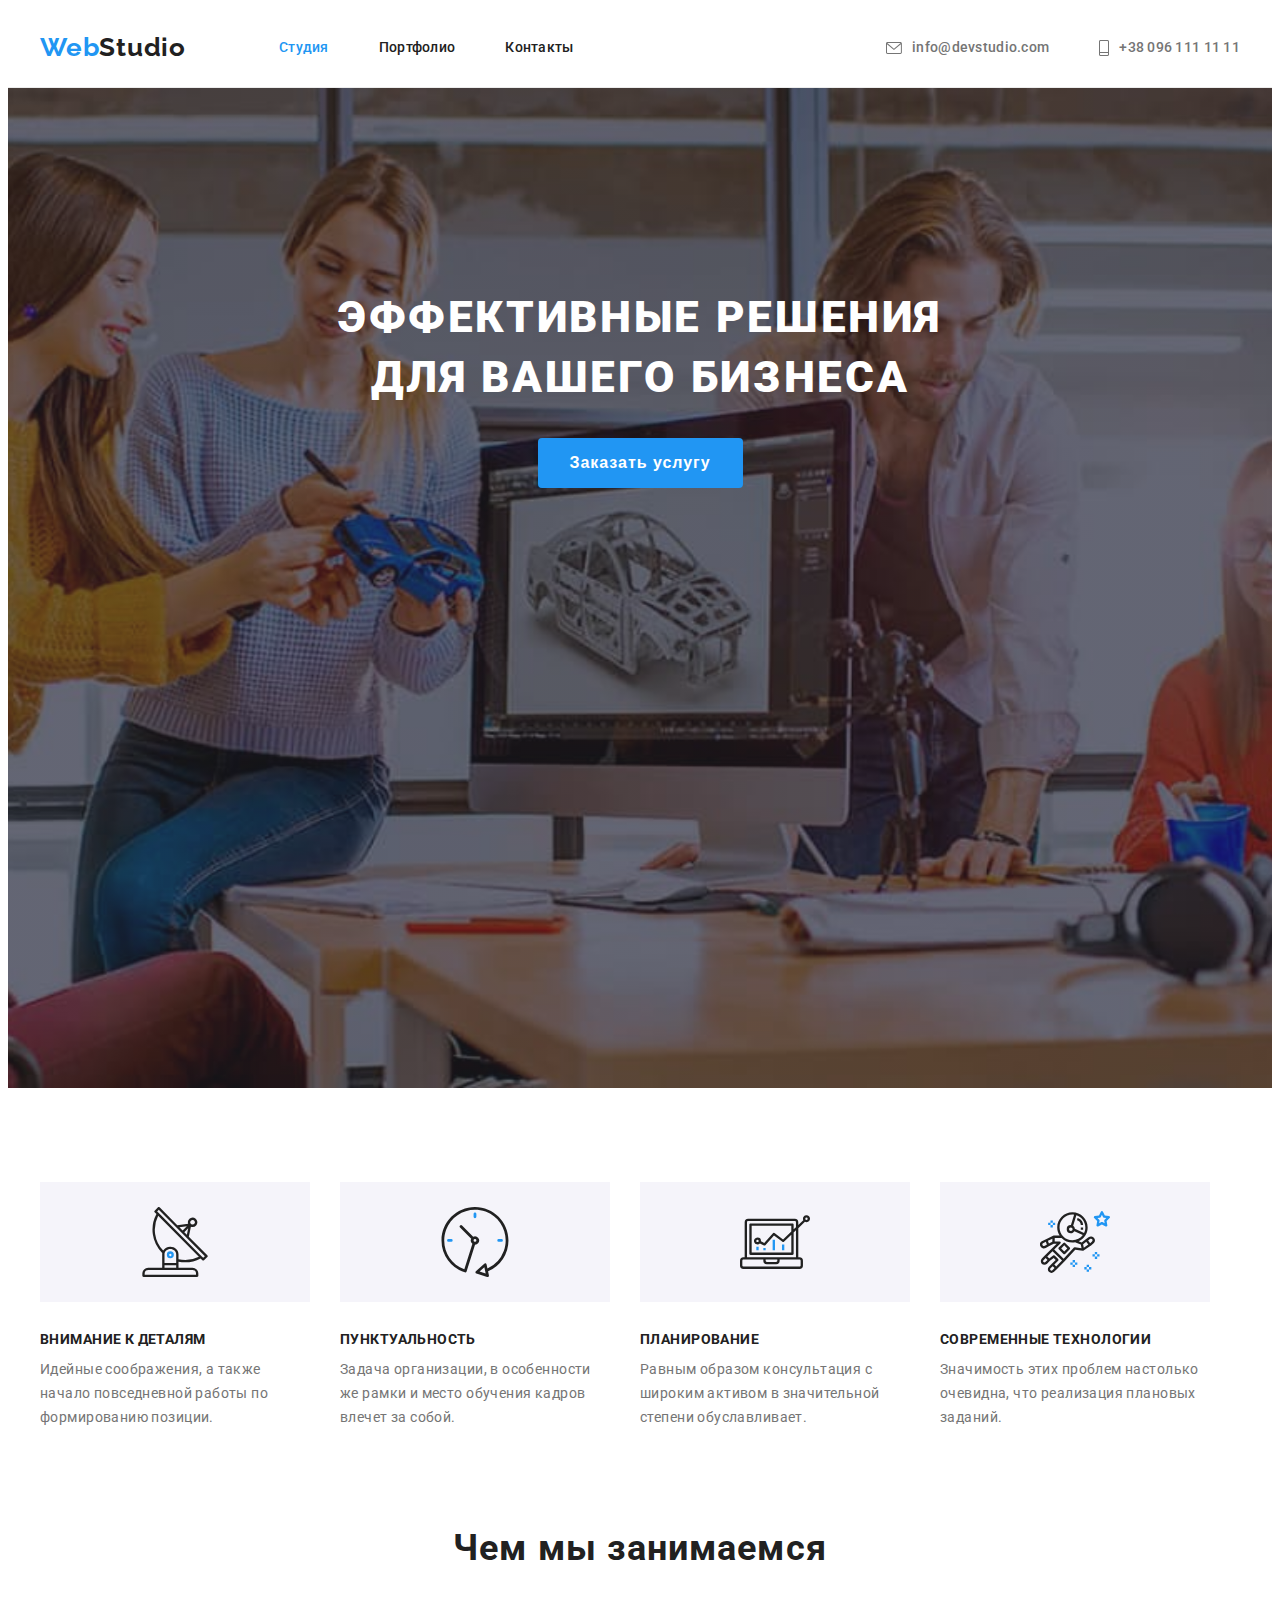
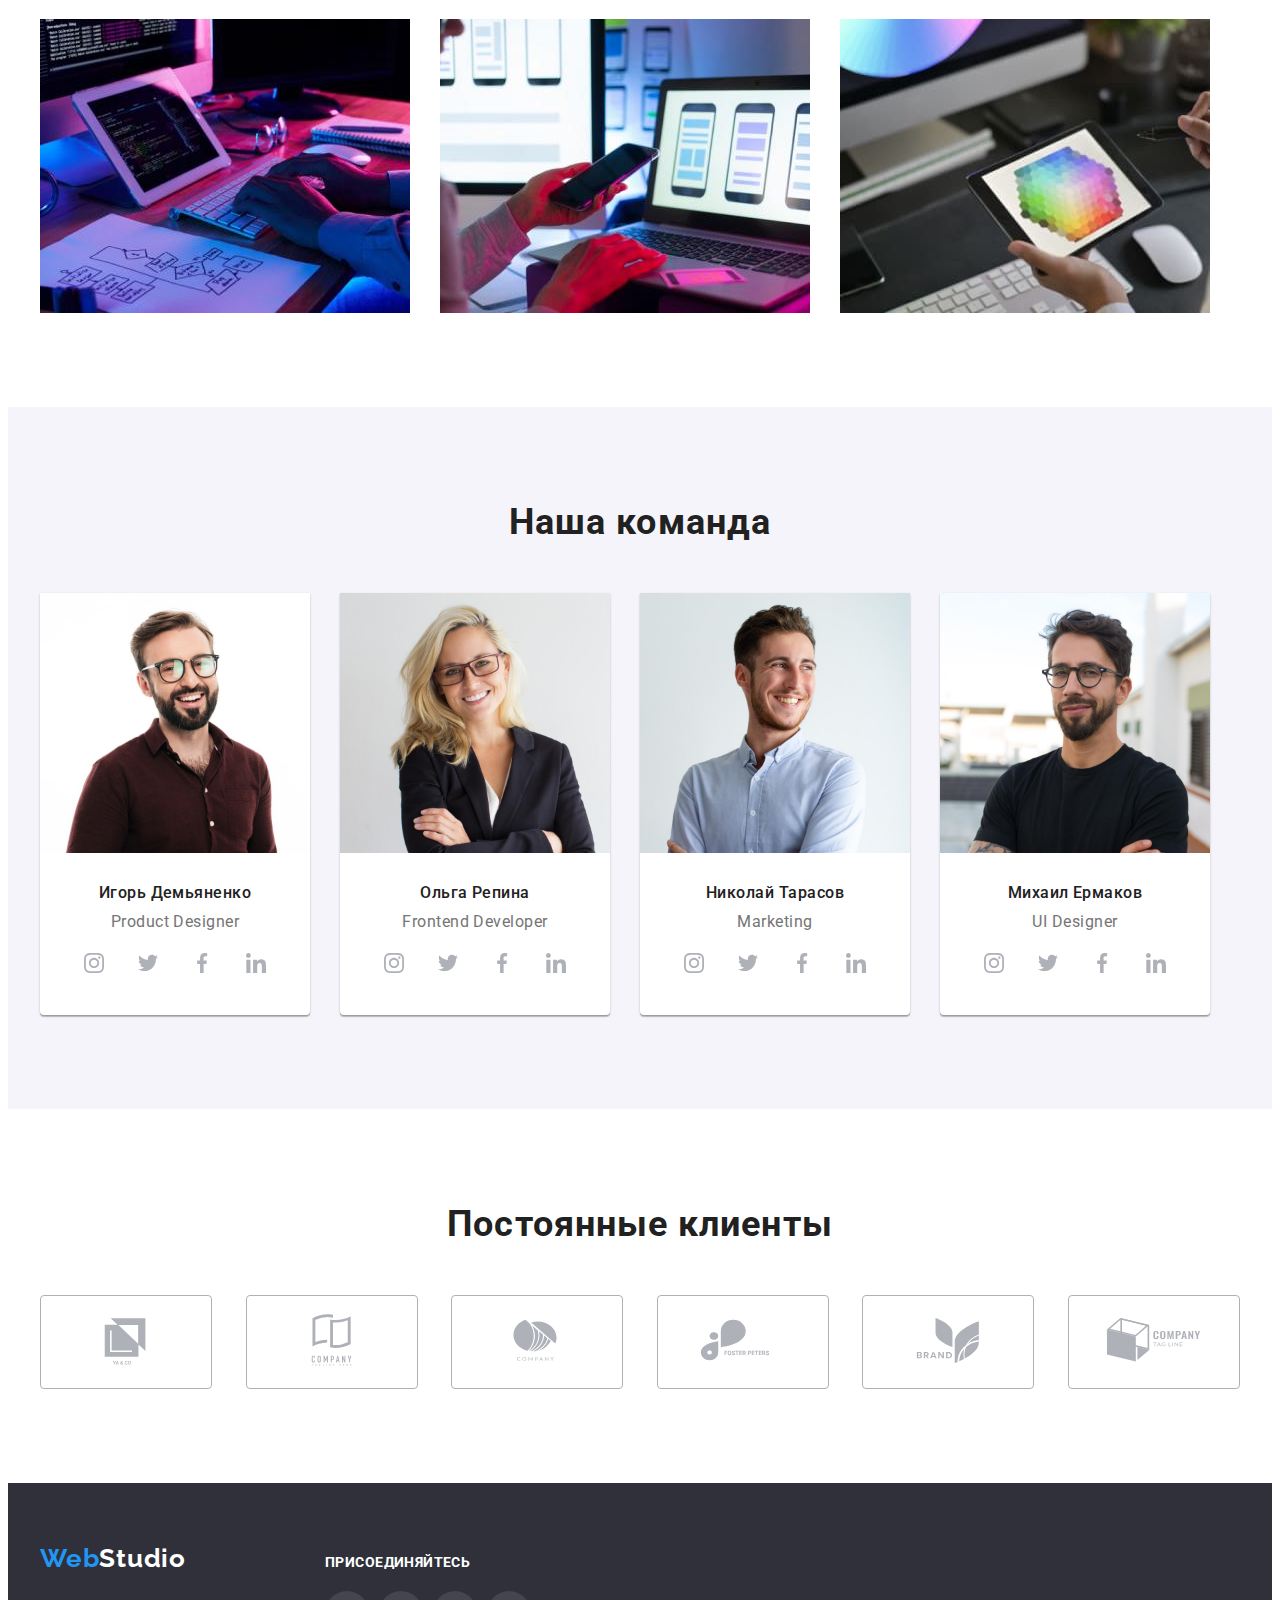
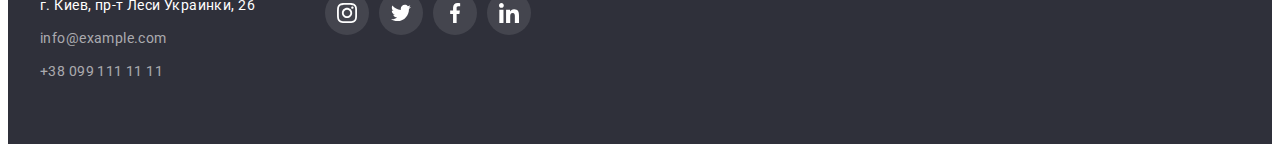
<file: index.html>
<!DOCTYPE html>
<html lang="ru">
<head>
    <meta charset="UTF-8">
    <meta http-equiv="X-UA-Compatible" content="IE=edge">
    <meta name="viewport" content="width=device-width, initial-scale=1.0">
    <title>WebStudio</title>
    <link rel="preconnect" href="https://fonts.googleapis.com">
    <link rel="preconnect" href="https://fonts.gstatic.com" crossorigin>
    <link href="https://fonts.googleapis.com/css2?family=Raleway:wght@700&family=Roboto:wght@400;500;700;900&display=swap"
        rel="stylesheet">
    <link rel="stylesheet" href="https://cdnjs.cloudflare.com/ajax/libs/modern-normalize/1.1.0/modern-normalize.min.css"
        integrity="sha512-wpPYUAdjBVSE4KJnH1VR1HeZfpl1ub8YT/NKx4PuQ5NmX2tKuGu6U/JRp5y+Y8XG2tV+wKQpNHVUX03MfMFn9Q=="
        crossorigin="anonymous" referrerpolicy="no-referrer" />
    <link rel="stylesheet" href="./css/styles.css" />
</head>
<body>
    <header>
        <div class="container">
        <div class="header">
        <nav class="navigation">
        <a class="logo-link-header" href=""><span class="web">Web</span>Studio</a>
        <ul class="nav-list list">
            <li class="nav-list-item">
                <a class="nav-list-link current link" href="./index.html">Cтудия</a>
            </li>
            <li class="nav-list-item">
                <a class="nav-list-link link" href="./parfolio.html">Портфолио</a>
            </li>
            <li class="nav-list-item">
                <a class="nav-list-link link" href="">Контакты</a>
            </li>
        </ul>
        </nav>
        <ul class="contact-information list">
            <li class="contact-information-item">
                <a class="contact-mail-header link" href="mailto:info@devstudio.com">
                    <svg class="mail-icon" width="16" height="12">
                    <use href="./images/symbol-defs.svg#icon-email"></use>
                    </svg>info@devstudio.com
                </a>
            </li>
            <li class="contact-information-item">
                <a class="contact-number-header link" href="tel:+380961111111">
                    <svg class="tel-icon" width="10" height="16">
                    <use href="./images/symbol-defs.svg#icon-tel"></use>
                    </svg>+38 096 111 11 11
                </a>
            </li>
        </ul>
        </div>
        </div>
    </header>
<main>
    <section class="hero">
        <div class="container hero-title">
        <h1 class="main-title">Эффективные решения для вашего бизнеса</h1>
        <button type="button" class="hero-btn">Заказать услугу</button>
        </div>
    </section>
    <section class="hero-benefits section">
    <div class="container">
        <h2 class="visually-hidden">Наши преимущества</h2>
        <ul class="benefits-list list">
            <li class="benefits-item antena">
                <h3 class="benefits">Внимание к деталям</h3>
                 <p class="description-benefits">Идейные соображения, а также начало повседневной работы по формированию позиции.</p>
            </li>
            <li class="benefits-item clock">
                <h3 class="benefits">Пунктуальность</h3>
                <p class="description-benefits">Задача организации, в особенности же рамки и место обучения кадров влечет за собой.</p>
            </li>
            <li class="benefits-item diagram">
                <h3 class="benefits">Планирование</h3>
                <p class="description-benefits">Равным образом консультация с широким активом в значительной степени обуславливает.</p>
            </li>
            <li class="benefits-item astronaut">
                <h3 class="benefits">Современные технологии</h3>
                <p class="description-benefits">Значимость этих проблем настолько очевидна, что реализация плановых заданий.</p>
            </li>
        </ul>
    </div>
    </section>
    <section class="direction-activity section">
    <div class="container">
        <h2 class="direction-activity-header">Чем мы занимаемся</h2>
        <ul class="direction-activity-list"> 
            <li class="direction-activity-item list">
                <img src="./images/verstka.jpg" alt="Верстка" width="370" height="294">
            </li>
            <li class="direction-activity-item list">
                <img src="./images/adaptaciya.jpg" alt="Адаптация приложеня под гаджет" width="370" height="294">
            </li>
            <li class="direction-activity-item list">
                <img src="./images/palitra.jpg" alt="Палитра" width="370" height="294">
            </li>
        </ul>
    </div>
    </section>
    <section class="team section">
    <div class="container">
        <h2 class="team-header">Наша команда</h2>
        <ul class="team-list">
            <li class="team-list-item list">
                <img src="./images/igor-demjanenko.jpg" alt="Игорь Демьяненко" width="270" height="260">
                <div class="team-member-information">
                    <h3 class="team-member">Игорь Демьяненко</h3>
                    <p lang="en" class="team-position">Product Designer</p>
                    <ul class="social-link">
                        <li>
                            <a class="social-link-item" href="">
                                <svg class="links" width="20" height="20">
                                    <use href="./images/symbol-defs.svg#icon-instagram"></use>
                                </svg>
                            </a>
                        </li>
                        <li>
                            <a class="social-link-item" href="">
                                <svg class="links" width="20" height="20">
                                    <use href="./images/symbol-defs.svg#icon-twitter"></use>
                                </svg>
                            </a>
                        </li>
                        <li>
                            <a class="social-link-item" href="">
                                <svg class="links" width="20" height="20">
                                    <use href="./images/symbol-defs.svg#icon-facebook"></use>
                                </svg>
                            </a>
                        </li>
                        <li>
                            <a class="social-link-item" href="">
                                <svg class="links" width="20" height="20">
                                    <use href="./images/symbol-defs.svg#icon-linkedin"></use>
                                </svg>
                            </a>
                        </li>
                    </ul>    
                </div>
            <li class="team-list-item list">
                <img src="./images/olha-repina.jpg" alt="Ольга Репина" width="270" height="260">
                <div class="team-member-information">
                    <h3 class="team-member">Ольга Репина</h3>
                    <p lang="en" class="team-position">Frontend Developer</p>
                    <ul class="social-link">
                        <li>
                            <a class="social-link-item" href="">
                                <svg class="links" width="20" height="20">
                                    <use href="./images/symbol-defs.svg#icon-instagram"></use>
                                </svg>
                            </a>
                        </li>
                        <li>
                            <a class="social-link-item" href="">
                                <svg class="links" width="20" height="20">
                                    <use href="./images/symbol-defs.svg#icon-twitter"></use>
                                </svg>
                            </a>
                        </li>
                        <li>
                            <a class="social-link-item" href="">
                                <svg class="links" width="20" height="20">
                                    <use href="./images/symbol-defs.svg#icon-facebook"></use>
                                </svg>
                            </a>
                        </li>
                        <li>
                            <a class="social-link-item" href="">
                                <svg class="links" width="20" height="20">
                                    <use href="./images/symbol-defs.svg#icon-linkedin"></use>
                                </svg>
                            </a>
                        </li>
                    </ul>
                </div>
            </li>
            <li class="team-list-item list">
                <img src="./images/nikolai-tarasov.jpg" alt="Николай Тарасов" width="270" height="260">
                <div class="team-member-information">
                    <h3 class="team-member">Николай Тарасов</h3>
                    <p lang="en" class="team-position">Marketing</p>
                    <ul class="social-link">
                        <li>
                            <a class="social-link-item" href="">
                                <svg class="links" width="20" height="20">
                                    <use href="./images/symbol-defs.svg#icon-instagram"></use>
                                </svg>
                            </a>
                        </li>
                        <li>
                            <a class="social-link-item" href="">
                                <svg class="links" width="20" height="20">
                                    <use href="./images/symbol-defs.svg#icon-twitter"></use>
                                </svg>
                            </a>
                        </li>
                        <li>
                            <a class="social-link-item" href="">
                                <svg class="links" width="20" height="20">
                                    <use href="./images/symbol-defs.svg#icon-facebook"></use>
                                </svg>
                            </a>
                        </li>
                        <li>
                            <a class="social-link-item" href="">
                                <svg class="links" width="20" height="20">
                                    <use href="./images/symbol-defs.svg#icon-linkedin"></use>
                                </svg>
                            </a>
                        </li>
                    </ul>
                </div>
            </li>
            <li class="team-list-item list">
                <img src="./images/mikhail-ermakov.jpg" alt="Михаил Ермаков" width="270" height="260">
                <div class="team-member-information">
                    <h3 class="team-member">Михаил Ермаков</h3>
                    <p lang="en" class="team-position">UI Designer</p>
                    <ul class="social-link">
                        <li>
                            <a class="social-link-item" href="">
                                <svg class="links" width="20" height="20">
                                    <use href="./images/symbol-defs.svg#icon-instagram"></use>
                                </svg>
                            </a>
                        </li>
                        <li>
                            <a class="social-link-item" href="">
                                <svg class="links" width="20" height="20">
                                    <use href="./images/symbol-defs.svg#icon-twitter"></use>
                                </svg>
                            </a>
                        </li>
                        <li>
                            <a class="social-link-item" href="">
                                <svg class="links" width="20" height="20">
                                    <use href="./images/symbol-defs.svg#icon-facebook"></use>
                                </svg>
                            </a>
                        </li>
                        <li>
                            <a class="social-link-item" href="">
                                <svg class="links" width="20" height="20">
                                    <use href="./images/symbol-defs.svg#icon-linkedin"></use>
                                </svg>
                            </a>
                        </li>
                    </ul>
                </div>
            </li>
        </ul>
    </div>
    </section>
    <section class="clients section">
    <div class="container">
        <h2 class="clients-header">Постоянные клиенты</h2>
        <ul class="clients-list">
            <li class="clients-list-item list">
                <a href="">
                <svg class="client-logo" width="106" height="60">
                    <use href="./images/symbol-defs.svg#icon-yaco"></use>
                </svg>
                </a>
            </li>
            <li class="clients-list-item list">
                <a href="">
                <svg class="client-logo" width="106" height="60">
                    <use href="./images/symbol-defs.svg#icon-company"></use>
                </svg>
                </a>
            </li>
            <li class="clients-list-item list">
                <a href="" >
                <svg class="client-logo" width="106" height="60">
                    <use href="./images/symbol-defs.svg#icon-company2"></use>
                </svg>
                </a>
            </li>
            <li class="clients-list-item list">
                <a href="">
                <svg class="client-logo" width="106" height="60">
                    <use href="./images/symbol-defs.svg#icon-foster-peters"></use>
                </svg>
                </a>
            </li>
            <li class="clients-list-item list">
                <a href="">
                <svg class="client-logo" width="106" height="60">
                    <use href="./images/symbol-defs.svg#icon-brand"></use>
                </svg>
                </a>
            </li>
            <li class="clients-list-item list">
                <a href="">
                <svg class="client-logo" width="106" height="60">
                    <use href="./images/symbol-defs.svg#icon-tag-line"></use>
                </svg>
                </a>
            </li>
        </ul>
    </div>
    </section>
</main>
<footer class="footer">
        <div class="container">
            <div class="footer-container">
                <div class="footer-contacts">
                     <a class= "logo-link-footer" href=""><span class="web">Web</span>Studio</a>
                    <address>
                        <ul class="address-list list"> 
                            <li class="address-list-item">
                                <a 
                                class="point-map link"
                                href="https://goo.gl/maps/nuu3AL4f5tX6AC7Y9"
                                target="_blank" 
                                rel="noopener noreferrer">г. Киев, пр-т Леси Украинки, 26
                                </a>
                            </li>
                            <li class="address-list-item">
                                <a class="contact-mail-footer link" href="mailto:info@example.com">info@example.com</a>
                            </li>
                            <li class="address-list-item">
                                <a class="contact-number-footer link" href="tel:+380991111111">+38 099 111 11 11</a>
                            </li>
                        </ul>
                    </address>
                </div>
                    <div class="footer-social-links">
                        <p class="footer-inscription">Присоединяйтесь</p>
                        <ul class="footer-social-link">
                            <li class="footer-social-link-item list">
                                <a class="wrapper-footer-links" href="">
                                    <svg class="footer-links" width="20" height="20">
                                        <use href="./images/symbol-defs.svg#icon-instagram"></use>
                                    </svg>
                                </a>
                            </li>
                            <li class="footer-social-link-item list">
                                <a class="wrapper-footer-links" href="">
                                    <svg class="footer-links" width="20" height="20">
                                        <use href="./images/symbol-defs.svg#icon-twitter"></use>
                                    </svg>
                                </a>
                            </li>
                            <li class="footer-social-link-item list">
                                <a class="wrapper-footer-links" href="">
                                    <svg class="footer-links" width="20" height="20">
                                        <use href="./images/symbol-defs.svg#icon-facebook"></use>
                                    </svg>
                                </a>
                            </li>
                            <li class="footer-social-link-item list">
                                <a class="wrapper-footer-links" href="">
                                    <svg class="footer-links" width="20" height="20">
                                        <use href="./images/symbol-defs.svg#icon-linkedin"></use>
                                    </svg>
                                </a>
                            </li>
                        </ul>
                    </div>
            </div>
        </div>
    </footer>
    </body>
    </html>
</file>
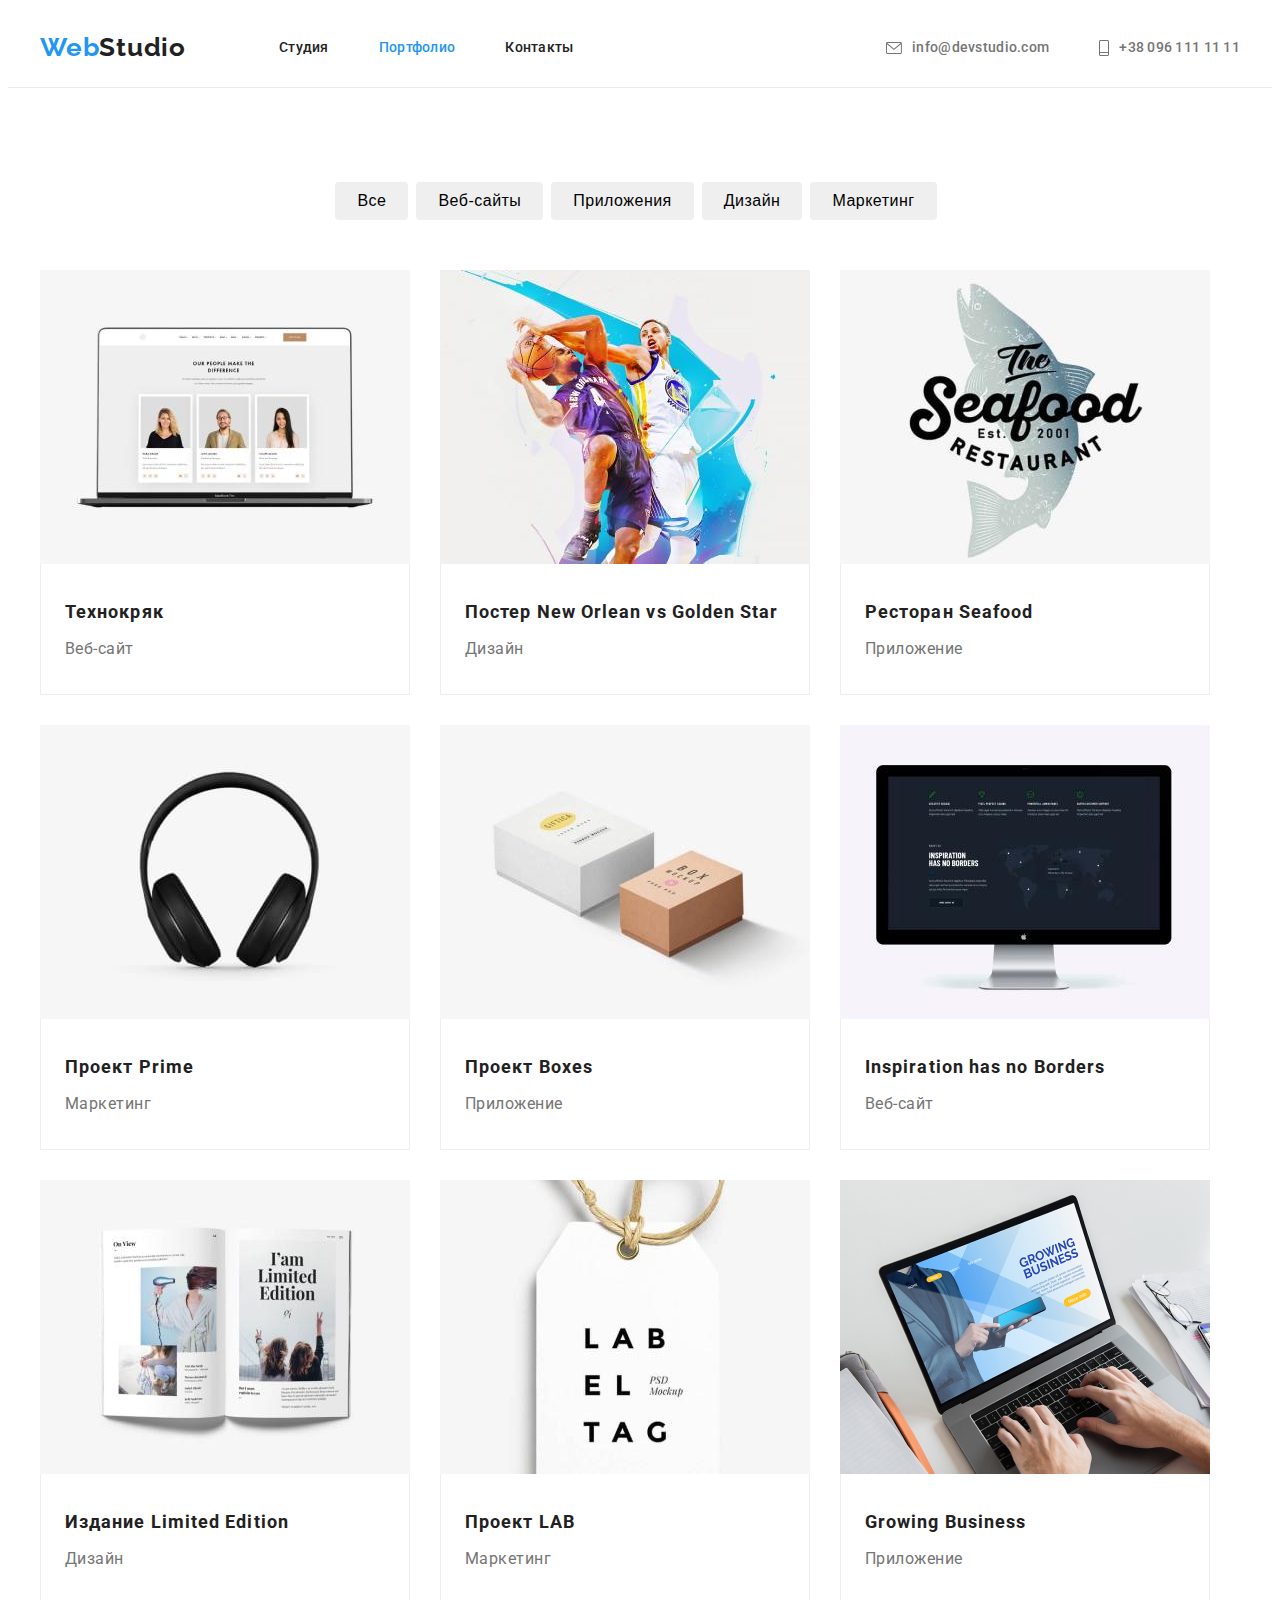
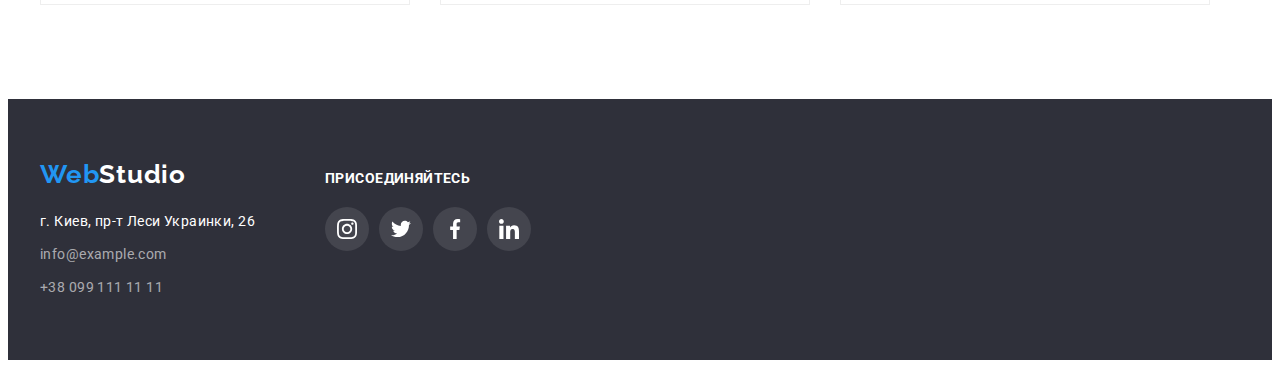
<file: parfolio.html>
<!DOCTYPE html>
<html lang="ru">
<head>
    <meta charset="UTF-8">
    <meta http-equiv="X-UA-Compatible" content="IE=edge">
    <meta name="viewport" content="width=device-width, initial-scale=1.0">
    <title>Portfolio</title>
    <link rel="preconnect" href="https://fonts.googleapis.com">
    <link rel="preconnect" href="https://fonts.gstatic.com" crossorigin>
    <link href="https://fonts.googleapis.com/css2?family=Raleway:wght@700&family=Roboto:wght@400;500;700;900&display=swap"
        rel="stylesheet">
    <link rel="stylesheet" href="https://cdnjs.cloudflare.com/ajax/libs/modern-normalize/1.1.0/modern-normalize.min.css"
        integrity="sha512-wpPYUAdjBVSE4KJnH1VR1HeZfpl1ub8YT/NKx4PuQ5NmX2tKuGu6U/JRp5y+Y8XG2tV+wKQpNHVUX03MfMFn9Q=="
        crossorigin="anonymous" referrerpolicy="no-referrer" />
    <link rel="stylesheet" href="./css/styles.css"/>
</head>
<body>
    <header>
        <div class="container">
        <div class="header">
        <nav class="navigation">
        <a class="logo-link-header" href=""><span class="web">Web</span>Studio</a>
        <ul class="nav-list list">
            <li class="nav-list-item">
                <a class="nav-list-link link" href="./index.html">Cтудия</a>
            </li>
            <li class="nav-list-item">
                <a class="nav-list-link current link" href="./parfolio.html">Портфолио</a>
            </li>
            <li class="nav-list-item">
                <a class="nav-list-link link" href="">Контакты</a>
            </li>
        </ul>
        </nav>
            <ul class="contact-information list">
                <li class="contact-information-item">
                    <a class="contact-mail-header link" href="mailto:info@devstudio.com">
                        <svg class="mail-icon" width="16" height="12">
                        <use href="./images/symbol-defs.svg#icon-email"></use>
                        </svg>info@devstudio.com
                    </a>
                </li>
                <li class="contact-information-item">
                    <a class="contact-number-header link" href="tel:+380961111111">
                        <svg class="tel-icon" width="10" height="16">
                        <use href="./images/symbol-defs.svg#icon-tel"></use>
                        </svg>+38 096 111 11 11
                    </a>
                </li>
            </ul>
        </div>
        </div>
    </header>
    <main>
        <section class="portfolio-hero section">
    <div class="container">
            <h1 class="visually-hidden">Наши проекты</h1>
        <ul class="portfolio-btn-list list">
            <li><button class="portfolio-btn-item" type="button">Все</button></li>
            <li><button class="portfolio-btn-item" type="button">Веб-сайты</button></li>
            <li><button class="portfolio-btn-item" type="button">Приложения</button></li>
            <li><button class="portfolio-btn-item" type="button">Дизайн</button></li>
            <li><button class="portfolio-btn-item" type="button">Маркетинг</button></li>
        </ul>
        <ul class="portfolio-projects-list">
            <li class="portfolio-projects-item list">
                <a class="portfolio-projects-item-link" href="">
                <img src="./images/tehnokrjak.jpg" alt="Технокряк" width="370" height="294">
                <div class="project-description">
                <h2 class="portfolio-name-projects">Технокряк</h3>
                <p class="portfolio-type-projects">Веб-сайт</p>
                </div>
                </a>
            </li>
            <li class="portfolio-projects-item list">
                <a class="portfolio-projects-item-link" href="">
                <img src="./images/poster-new-orlean-vs-golden-star.jpg" alt="Постер New Orlean vs Golden Star" width="370" height="294">
                <div class="project-description">
                <h2 class="portfolio-name-projects">Постер New Orlean vs Golden Star</h3>
                <p class="portfolio-type-projects">Дизайн</p>
                </div>
                </a>
            </li>
            <li class="portfolio-projects-item list">
                <a class="portfolio-projects-item-link" href="">
                <img src="./images/restoran-seafood.jpg" alt="Ресторан Seafood" width="370" height="294">
                <div class="project-description">
                <h2 class="portfolio-name-projects">Ресторан Seafood</h3>
                <p class="portfolio-type-projects">Приложение</p>
                </div>
                </a>
            </li>
            <li class="portfolio-projects-item list">
                <a class="portfolio-projects-item-link" href="">
                <img src="./images/proekt-prime.jpg" alt="Проект Prime" width="370" height="294">
                <div class="project-description">
                <h2 class="portfolio-name-projects">Проект Prime</h3>
                <p class="portfolio-type-projects">Маркетинг</p>
                </div>
                </a>
            </li>
            <li class="portfolio-projects-item list">
                <a class="portfolio-projects-item-link" href="">
                <img src="./images/proekt-boxes.jpg" alt="Проект Boxes" width="370" height="294">
                <div class="project-description">
                <h2 class="portfolio-name-projects">Проект Boxes</h3>
                <p class="portfolio-type-projects">Приложение</p>
                </div>
                </a>
            </li>
            <li class="portfolio-projects-item list">
                <a class="portfolio-projects-item-link" href="">
                <img src="./images/inspiration-has-no-borders.jpg" alt="Inspiration has no Borders" width="370" height="294">
                <div class="project-description">
                <h2 class="portfolio-name-projects">Inspiration has no Borders</h3>
                <p class="portfolio-type-projects">Веб-сайт</p>
                </div>
                </a>
            </li>
            <li class="portfolio-projects-item list">
                <a class="portfolio-projects-item-link" href="">
                <img src="./images/izdanie-limited-edition.jpg" alt="Издание Limited Edition" width="370" height="294">
                <div class="project-description">
                <h2 class="portfolio-name-projects">Издание Limited Edition</h3>
                <p class="portfolio-type-projects">Дизайн</p>
                </div>
                </a>
            </li>
            <li class="portfolio-projects-item list">
                <a class="portfolio-projects-item-link" href="">
                <img src="./images/proekt-lab.jpg" alt="Проект LAB" width="370" height="294">
                <div class="project-description">
                <h2 class="portfolio-name-projects">Проект LAB</h3>
                <p class="portfolio-type-projects">Маркетинг</p>
                </div>
                </a>
            </li>
            <li class="portfolio-projects-item list">
                <a class="portfolio-projects-item-link" href="">
                <img src="./images/growing-business.jpg" alt="Growing Business" width="370" height="294">
                <div class="project-description">
                <h2 class="portfolio-name-projects">Growing Business</h3>
                <p class="portfolio-type-projects">Приложение</p>
                </div>
                </a>
            </li>
        </ul>
    </div>
    </div>
    </section>
    </main>
    <footer class="footer">
        <div class="container">
            <div class="footer-container">
                <div class="footer-contacts">
                    <a class="logo-link-footer" href=""><span class="web">Web</span>Studio</a>
                    <address>
                        <ul class="address-list list">
                            <li class="address-list-item">
                                <a 
                                class="point-map link"
                                href="https://goo.gl/maps/nuu3AL4f5tX6AC7Y9"
                                target="_blank"
                                rel="noopener noreferrer">г. Киев, пр-т Леси Украинки, 26
                                </a>
                            </li>
                            <li class="address-list-item">
                                <a class="contact-mail-footer link" href="mailto:info@example.com">info@example.com</a>
                            </li>
                            <li class="address-list-item">
                                <a class="contact-number-footer link" href="tel:+380991111111">+38 099 111 11 11</a>
                            </li>
                        </ul>
                    </address>
                </div>
                    <div class="footer-social-links">
                        <p class="footer-inscription">Присоединяйтесь</p>
                        <ul class="footer-social-link">
                            <li class="footer-social-link-item list">
                                <a class="wrapper-footer-links" href="">
                                    <svg class="footer-links" width="20" height="20">
                                        <use href="./images/symbol-defs.svg#icon-instagram"></use>
                                    </svg>
                                </a>
                            </li>
                            <li class="footer-social-link-item list">
                                <a class="wrapper-footer-links" href="">
                                    <svg class="footer-links" width="20" height="20">
                                        <use href="./images/symbol-defs.svg#icon-twitter"></use>
                                    </svg>
                                </a>
                            </li>
                            <li class="footer-social-link-item list">
                                <a class="wrapper-footer-links" href="">
                                    <svg class="footer-links" width="20" height="20">
                                        <use href="./images/symbol-defs.svg#icon-facebook"></use>
                                    </svg>
                                </a>
                            </li>
                            <li class="footer-social-link-item list">
                                <a class="wrapper-footer-links" href="">
                                    <svg class="footer-links" width="20" height="20">
                                        <use href="./images/symbol-defs.svg#icon-linkedin"></use>
                                    </svg>
                                </a>
                            </li>
                        </ul>
                    </div>
            </div>
        </div>
    </footer>
    </body>
    </html>
</file>
<file: css/styles.css>
/* -----------------RESETS----------------- */
h1,
h2,
h3,
h4,
p {
  margin-top: 0;
  margin-bottom: 0;
}

ul,
ol {
  margin-top: 0;
  margin-bottom: 0;
  padding-left: 0;
}

img {
  display: block;
  max-width: 100%;
  height: auto;
}

address {
  font-style: normal;
}

.list {
  list-style: none;
}

.link {
  text-decoration: none;
}

:root {
  --dark-text-color: #212121;
  --light-text-color: #757575;
  --wight-text-color: #fff;
  --focus-color: #2196f3;
  --dark-background-color: #2f303a;
  --light-background-color: #F5F4FA;
  --footer-contacts-color: rgba(255, 255, 255, 0.6);
  --heder-border: #ECECEC;
}

body {
  font-family: "Roboto", sans-serif;
  letter-spacing: 0.03em;
  font-size: 14px;
}

/* -----------------HEADER----------------- */

.container {
  width: 1200px;
  margin-left: auto;
  margin-right: auto;
  padding-left: 15px;
  padding-right: 15px;
  /* outline: 1px solid crimson; */
}

.section {
  padding-top: 94px;
  padding-bottom: 94px;
  /* outline: 2px solid crimson; */
}

header {
  border-bottom: 1px solid var(--heder-border);
}

.header {
  display: flex;
  align-items: center;
}

.navigation {
  display: flex;
  align-items: center;
}

.nav-list {
  display: flex;
  align-items: center;
}

.contact-information {
  display: flex;
  align-items: center;
  margin-left: auto;
  /* outline: 2px solid tomato; */
}

.logo-link-header {
  margin-right: 93px;
  font-family: Raleway;
  font-weight: 700;
  font-size: 26px;
  line-height: 1.19;
  letter-spacing: 0.03em;
  text-decoration-line: none;
  padding-top: 24px;
  padding-bottom: 24px;
  color: var(--dark-text-color);
}

.web {
  color: var(--focus-color);
}

.nav-list-link {
  font-weight: 500;
  font-size: 14px;
  line-height: 1.14;
  letter-spacing: 0.02em;
  padding-top: 32px;
  padding-bottom: 32px;
  color: var(--dark-text-color);
}

.nav-list-link:hover,
.nav-list-link:focus,
.nav-list-link:active {
  color: var(--focus-color);
}

.nav-list-link.current {
  color: var(--focus-color)
}

.nav-list-item:not(:last-child) {
  margin-right: 50px;
}

.contact-information-item:not(:last-child) {
  margin-right: 50px;
}

.contact-mail-header {
  font-weight: 500;
  font-size: 14px;
  line-height: 1.14;
  letter-spacing: 0.02em;
  padding-top: 32px;
  padding-bottom: 32px;
  color: var(--light-text-color);
  fill: var(--light-text-color);
  vertical-align: middle;
}

.contact-mail-header:hover,
.contact-mail-header:focus {
  color: var(--focus-color);
  fill: var(--focus-color);
}

.mail-icon {
  vertical-align: middle;
  margin-right: 10px;
  fill: inherit;
}

.contact-number-header {
  font-weight: 500;
  font-size: 14px;
  line-height: 1.14;
  letter-spacing: 0.02em;
  padding-top: 32px;
  padding-bottom: 32px;
  color: var(--light-text-color);
  fill: var(--light-text-color);
  vertical-align: middle;
}

.contact-number-header:hover,
.contact-number-header:focus {
  color: var(--focus-color);
  fill: var(--focus-color);
}

.tel-icon {
  vertical-align: middle;
  margin-right: 10px;
  fill: inherit;
}

.contact-information-item:hover,
.contact-information-item:focus {
  color: var(--focus-color);
  fill: var(--focus-color);
}

/* -----------------HERO----------------- */

.hero {
  max-width: 1600px;
  text-align: center;
  height: 600px;
  margin-left: auto;
  margin-right: auto;
  padding-top: 200px;
  padding-bottom: 200px;
  background-color: var(--dark-background-color);
  background-image: linear-gradient(
    to right, 
    rgba(47, 48, 58, 0.4),
    rgba(47, 48, 58, 0.4)
    ),
  url(../images/shapka-fon.jpg);
  background-repeat: no-repeat;
  background-position: center;
  background-size: cover;
}

.main-title {
  font-weight: 900;
  font-size: 44px;
  line-height: 1.36;
  letter-spacing: 0.06em;
  text-transform: uppercase;
  margin-bottom: 30px;
  text-align: center;
  color: var(--wight-text-color);
  /* outline: 2px solid crimson; */
}

.hero-title {
  width: 696px;
}

.hero-btn {
  font-weight: 700;
  font-size: 16px;
  line-height: 1.88;
  letter-spacing: 0.06em;
  padding-top: 10px;
  padding-bottom: 10px;
  padding-left: 32px;
  padding-right: 32px;
  cursor: pointer;
  border: none;
  border-radius: 4px;
  color: var(--wight-text-color);
  background-color: var(--focus-color);
}

.hero-btn:hover,
.hero-btn:focus {
  background-color: var(--focus-color);
  box-shadow: 0px 4px 4px rgba(0, 0, 0, 0.15);
}

/* -----------------HERO-BENEFITS----------------- */

.benefits-list {
  display: flex;
  /* outline: 1px solid tomato; */
}

.benefits-item:not(:last-child) {
margin-right: 30px;
}

.benefits-item::before {
  display: block;
  content: "";
  width: 270px;
  height: 120px;
  margin-bottom: 30px;
  background-color: #F5F4FA;
  background-repeat: no-repeat;
  background-position: center;
}

.antena::before {
  background-image: url(../images/antena.svg);
}

.clock::before {
  background-image: url(../images/clock.svg);
}

.diagram::before {
  background-image: url(../images/diagram.svg);
}

.astronaut::before {
  background-image: url(../images/astronaut.svg);
}

.wrapper {
  display: flex;
  padding: 0;
  margin: 0;
  list-style: none;
  width: 270px;
  height: 120px;
  margin-bottom: 30px;
  padding-top: 25px;
  padding-bottom: 25px;
  background-color: #F5F4FA;
  /* outline: 1px solid tomato; */
}

.benefits-item {
  /* outline: 1px solid tomato; */
}

.benefits {
  font-weight: 700;
  margin-bottom: 10px;
  font-size: 14px;
  line-height: 1.14;
  letter-spacing: 0.03em;
  text-transform: uppercase;
  color: var(--dark-text-color);
}

.description-benefits {
  font-weight: 400;
  font-size: 14px;
  line-height: 1.71;
  letter-spacing: 0.03em;
  width: 270px;
  height: 75px;
  color: var(--light-text-color);
}

/* -----------------DIRECTION-ACTIVITY----------------- */

.direction-activity {
  padding-top: 0px;
}

.direction-activity-header {
  font-weight: 700;
  font-size: 36px;
  line-height: 1.17;
  letter-spacing: 0.03em;
  text-align: center;
  color: var(--dark-text-color);
  margin-bottom: 50px;
}

.direction-activity-list {
  display: flex;
}

.direction-activity-item:not(:last-child) {
  margin-right: 30px;
}

/* -----------------TEAM----------------- */

.team {
  background-color: var(--light-background-color);
  /* outline: 2px solid teal; */
}

.team-member-information {
  padding-left: 32px;
  padding-right: 32px;
  padding-top: 30px;
  padding-bottom: 30px;
}

.team-list {
  display: flex;
  /* outline: 2px solid teal; */
}

.team-list-item {
  background-color: #fff;
  text-align: center;
  box-shadow: 0px 1px 3px rgba(0, 0, 0, 0.12),
  0px 1px 1px rgba(0, 0, 0, 0.14),
  0px 2px 1px rgba(0, 0, 0, 0.2);
  border-radius: 0px 0px 4px 4px;
  /* outline: 2px solid teal; */
}

.team-list-item:not(:last-child) {
  margin-right: 30px;
}

.team-header {
  font-weight: bold;
  font-size: 36px;
  line-height: 1.17;
  letter-spacing: 0.03em;
  text-align: center;
  margin-bottom: 50px;
  color: var(--dark-text-color);
}

.team-member {
  font-weight: 500;
  font-size: 16px;
  line-height: 1.19;
  letter-spacing: 0.03em;
  margin-bottom: 10px;
  color: var(--dark-text-color);
}

.team-position {
  font-weight: 400;
  font-size: 16px;
  line-height: 1.19;
  letter-spacing: 0.03em;
  margin-bottom: 10px;
  color: var(--light-text-color);
}

.social-link {
  display: flex;
  padding: 0;
  margin: 0;
  list-style: none;
  justify-content: space-between;
}

.social-link-item:hover {
  background-color: var(--focus-color);
  fill: var(--wight-text-color);
}

.social-link-item {
  display: flex;
  justify-content: center;
  align-items: center;
  width: 44px;
  height: 44px;
  border-radius: 50%;
  fill: #AFB1B8;
  /* outline: 2px solid teal; */
}

.social-link-item:not(:last-child) {
  margin-right: 10px;
}

/* -----------------CLIENTS----------------- */

.clients-list {
  display: flex;
  justify-content: space-between;
  /* outline: 2px solid teal; */
}

.clients-list-item {
  width: 170px;
  height: 92px;
  border-radius: 4px;
  display: flex;
  justify-content: center;
  align-items: center;
  border: 1px solid #AFB1B8;
  cursor: pointer;
  fill: #AFB1B8;
  /* outline: 2px solid tomato; */
}

.clients-list-item:hover {
  fill: var(--focus-color);
  border: 1px solid var(--focus-color);
}

.client-logo {
  fill: inherit;
}

.clients-header {
  font-weight: bold;
  font-size: 36px;
  line-height: 1.17;
  letter-spacing: 0.03em;
  text-align: center;
  margin-bottom: 50px;
  color: var(--dark-text-color);
}

/* -----------------FOOTER----------------- */


.logo-link-footer {
  font-family: Raleway;
  font-weight: 700;
  font-size: 26px;
  line-height: 1.19;
  letter-spacing: 0.03em;
  text-decoration-line: none;
  color: var(--wight-text-color);
}

.footer {
  padding-top: 60px;
  padding-bottom: 60px;
  background-color: var(--dark-background-color);
}

.address-list {
  margin-top: 20px;
}

.address-list-item:not(:last-child) {
  margin-bottom: 9px;
}

.point-map {
  font-weight: 400;
  font-size: 14px;
  line-height: 1.71;
  letter-spacing: 0.03em;
  color: var(--wight-text-color);
}

.point-map:hover,
.point-map:focus {
  color: var(--focus-color);
}

.contact-mail-footer {
  font-weight: 400;
  font-size: 14px;
  line-height: 1.71;
  letter-spacing: 0.03em;
  color: var(--footer-contacts-color);
}

.contact-mail-footer:hover,
.contact-mail-footer:focus {
  color: var(--focus-color);
}

.contact-number-footer {
  font-style: normal;
  font-weight: 400;
  font-size: 14px;
  line-height: 1.71;
  letter-spacing: 0.03em;
  color: var(--footer-contacts-color);
}

.contact-number-footer:hover,
.contact-number-footer:focus {
  color: var(--focus-color);
}

.footer-container {
  display: flex;
  align-items: baseline;
}

.footer-social-link {
  display: flex;
  padding: 0;
  margin: 0;
  /* outline: 1px solid teal; */
}

.footer-social-link-item {
  display: flex;
  justify-content: center;
  align-items: center;
  cursor: pointer;
  color: var(--wight-text-color);
  width: 44px;
  height: 44px;
  border-radius: 50%;
  background-color: rgba(255, 255, 255, 0.1);
  /* outline: 2px solid teal; */
  fill: var(--wight-text-color);
}

.footer-links {
  fill: var(--wight-text-color);
}

.wrapper-footer-links {
  width: 20px;
  height: 20px;
}

.footer-social-link-item:hover {
  background-color: var(--focus-color);
  fill: var(--wight-text-color);
}

.footer-social-link-item:not(:last-child) {
  margin-right: 10px;
}

.footer-contacts {
  margin-right: 70px;
}

.footer-inscription {
  font-weight: 700;
  font-size: 14px;
  line-height: 1.14;
  letter-spacing: 0.03em;
  margin-bottom: 20px;
  text-transform: uppercase;
  color: var(--wight-text-color);
}

/* -----------------PORTFOLIO-HEADER----------------- */

/* -----------------PARTFOLIO-HERO----------------- */

.visually-hidden {
  position: absolute;
  width: 1px;
  height: 1px;
  margin: -1px;
  padding: 0;
  overflow: hidden;
  border: 0;
  clip: rect(0 0 0 0);
}

.portfolio-btn-list {
  display: flex;
  justify-content: center;
  margin-bottom: 50px;
}

.portfolio-btn-item {
  cursor: pointer;
  margin-right: 8px;
}

.portfolio-btn-item {
  font-weight: 500;
  font-size: 16px;
  line-height: 1.62;
  letter-spacing: 0.03em;
  border: none;
  border-radius: 4px;
  padding-top: 6px;
  padding-bottom: 6px;
  padding-left: 22px;
  padding-right: 22px;
}

.portfolio-btn-item:hover,
.portfolio-btn-item:focus {
  background-color: var(--focus-color);
  color: var(--wight-text-color);
  box-shadow: 0px 3px 1px rgba(0, 0, 0, 0.1),
  0px 1px 2px rgba(0, 0, 0, 0.08),
  0px 2px 2px rgba(0, 0, 0, 0.12);
}

/* .portfolio-projects-item {
  cursor: pointer;
} */

/* .portfolio-projects-item:hover {
  box-shadow: 0px 1px 1px rgba(0, 0, 0, 0.12),
  0px 4px 4px rgba(0, 0, 0, 0.06),
  1px 4px 6px rgba(0, 0, 0, 0.16);
} */

.portfolio-projects-item-link {
  display: block;
  text-decoration: none;
}

.portfolio-projects-item-link:hover,
.portfolio-projects-item-link:focus {
  box-shadow: 0px 1px 1px rgba(0, 0, 0, 0.12),
  0px 4px 4px rgba(0, 0, 0, 0.06),
  1px 4px 6px rgba(0, 0, 0, 0.16);
}

.portfolio-projects-item:not(:nth-child(3n)) {
  margin-right: 30px;
}

.portfolio-projects-item:not(:nth-last-child(-n + 3)) {
  margin-bottom: 30px;
}

.portfolio-projects-list {
  display: flex;
  flex-wrap: wrap;
  /* outline: 2px solid teal; */
}

.project-description {
  padding-top: 30px;
  padding-bottom: 30px;
  padding-left: 24px;
  border-left: 1px solid #EEEEEE;
  border-right: 1px solid #EEEEEE;
  border-bottom: 1px solid #EEEEEE;
}

.portfolio-name-projects {
  font-weight: 700;
  font-size: 18px;
  line-height: 2;
  letter-spacing: 0.06em;
  padding-bottom: 4px;
  color: var(--dark-text-color);
}

.portfolio-type-projects {
  font-weight: 400;
  font-size: 16px;
  line-height: 1.88;
  letter-spacing: 0.03em;
  color: var(--light-text-color);
}

/* -----------------PARTFOLIO-FOOTER----------------- */
</file>
